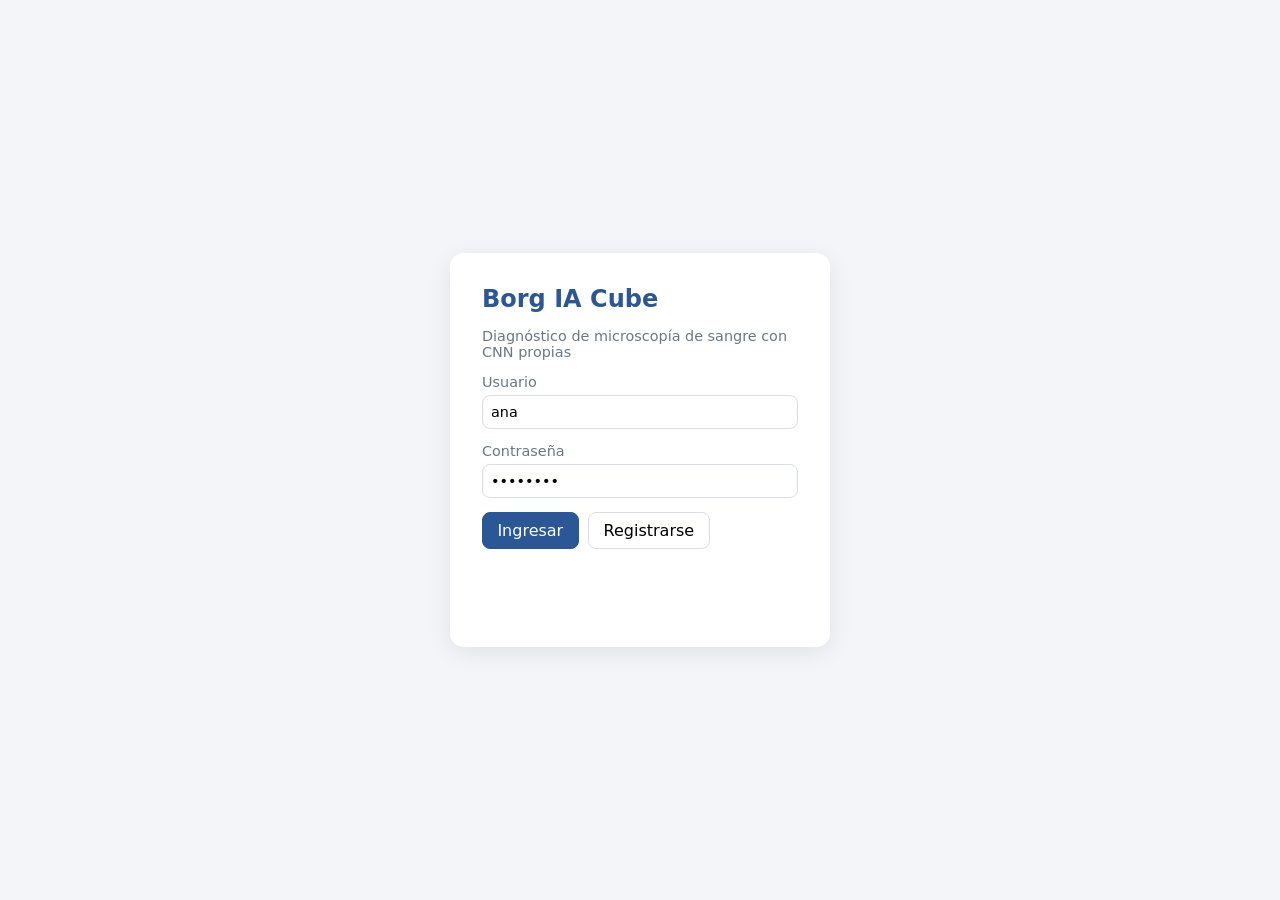
<file: codigo/web/index.html>
<!doctype html>
<html lang="es">
<head>
  <meta charset="utf-8">
  <meta name="viewport" content="width=device-width, initial-scale=1">
  <title>Borg IA Cube — Chat Web</title>
  <link rel="stylesheet" href="estilos.css">
</head>
<body>
  <!-- Pantalla de acceso -->
  <section id="acceso" class="tarjeta">
    <h1>Borg IA Cube</h1>
    <p class="sub">Diagnóstico de microscopía de sangre con CNN propias</p>
    <label>Usuario <input id="usuario" autocomplete="username" value="ana"></label>
    <label>Contraseña <input id="password" type="password" autocomplete="current-password" value="clave123"></label>
    <div class="fila">
      <button id="btnIngresar" class="primario">Ingresar</button>
      <button id="btnRegistro">Registrarse</button>
    </div>
    <p id="msgAcceso" class="error"></p>
  </section>

  <!-- Chat -->
  <section id="chat" class="oculto">
    <header>
      <div>
        <strong>Borg IA Cube</strong>
        <span id="quien" class="sub"></span>
      </div>
      <div class="controles">
        <select id="modelo">
          <option value="A">A — Malaria</option>
          <option value="B">B — Células sanguíneas</option>
        </select>
        <button id="btnHistorial">Historial</button>
        <button id="btnEstres">Estrés</button>
        <button id="btnSalir">Salir</button>
      </div>
    </header>
    <main id="mensajes"></main>
    <div id="previa" class="oculto"><img id="imgPrevia" alt="vista previa"><span id="nomPrevia"></span><button id="quitar">✕</button></div>
    <footer>
      <label class="adjuntar" title="Adjuntar imagen">📎<input id="archivo" type="file" accept="image/png,image/jpeg"></label>
      <input id="texto" placeholder="Escribe un mensaje o /malaria, /sangre, /historial…" autocomplete="off">
      <button id="btnEnviar" class="primario">Enviar</button>
    </footer>
  </section>

  <!-- Modo estrés -->
  <dialog id="dlgEstres">
    <form method="dialog">
      <h3>Modo estrés (prueba de saturación)</h3>
      <p class="sub">Envía N consultas con un retraso aleatorio entre envíos usando las imágenes que elijas.</p>
      <label>Imágenes <input id="estresArchivos" type="file" accept="image/png,image/jpeg" multiple></label>
      <label>Transacciones <input id="estresN" type="number" value="1000" min="1"></label>
      <label>Delay mínimo (ms) <input id="estresMin" type="number" value="0" min="0"></label>
      <label>Delay máximo (ms) <input id="estresMax" type="number" value="200" min="0"></label>
      <label>Modelo
        <select id="estresModelo"><option value="ACTUAL">El seleccionado</option><option value="MIX">Alternar A y B</option></select>
      </label>
      <div class="fila">
        <button value="cancelar">Cancelar</button>
        <button id="btnIniciarEstres" value="ok" class="primario">Iniciar</button>
      </div>
    </form>
  </dialog>

  <script src="app.js"></script>
</body>
</html>
</file>
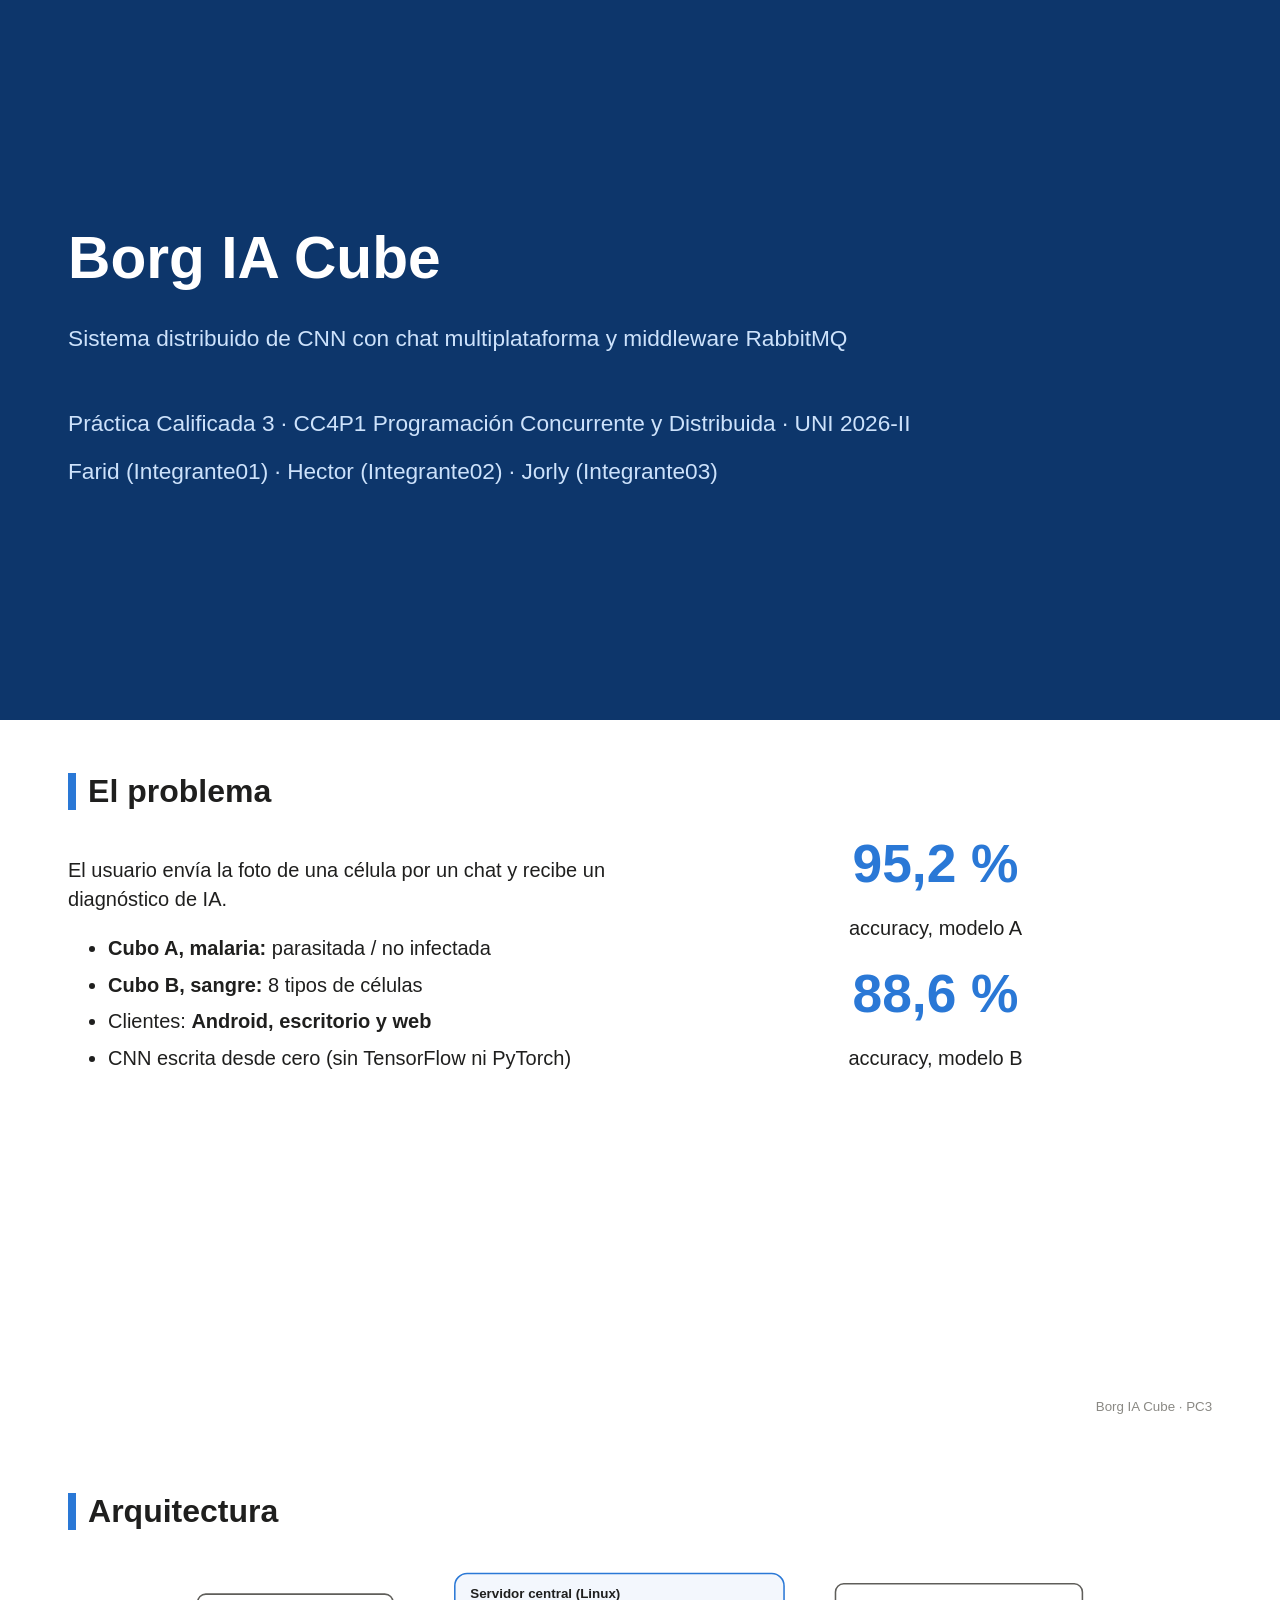
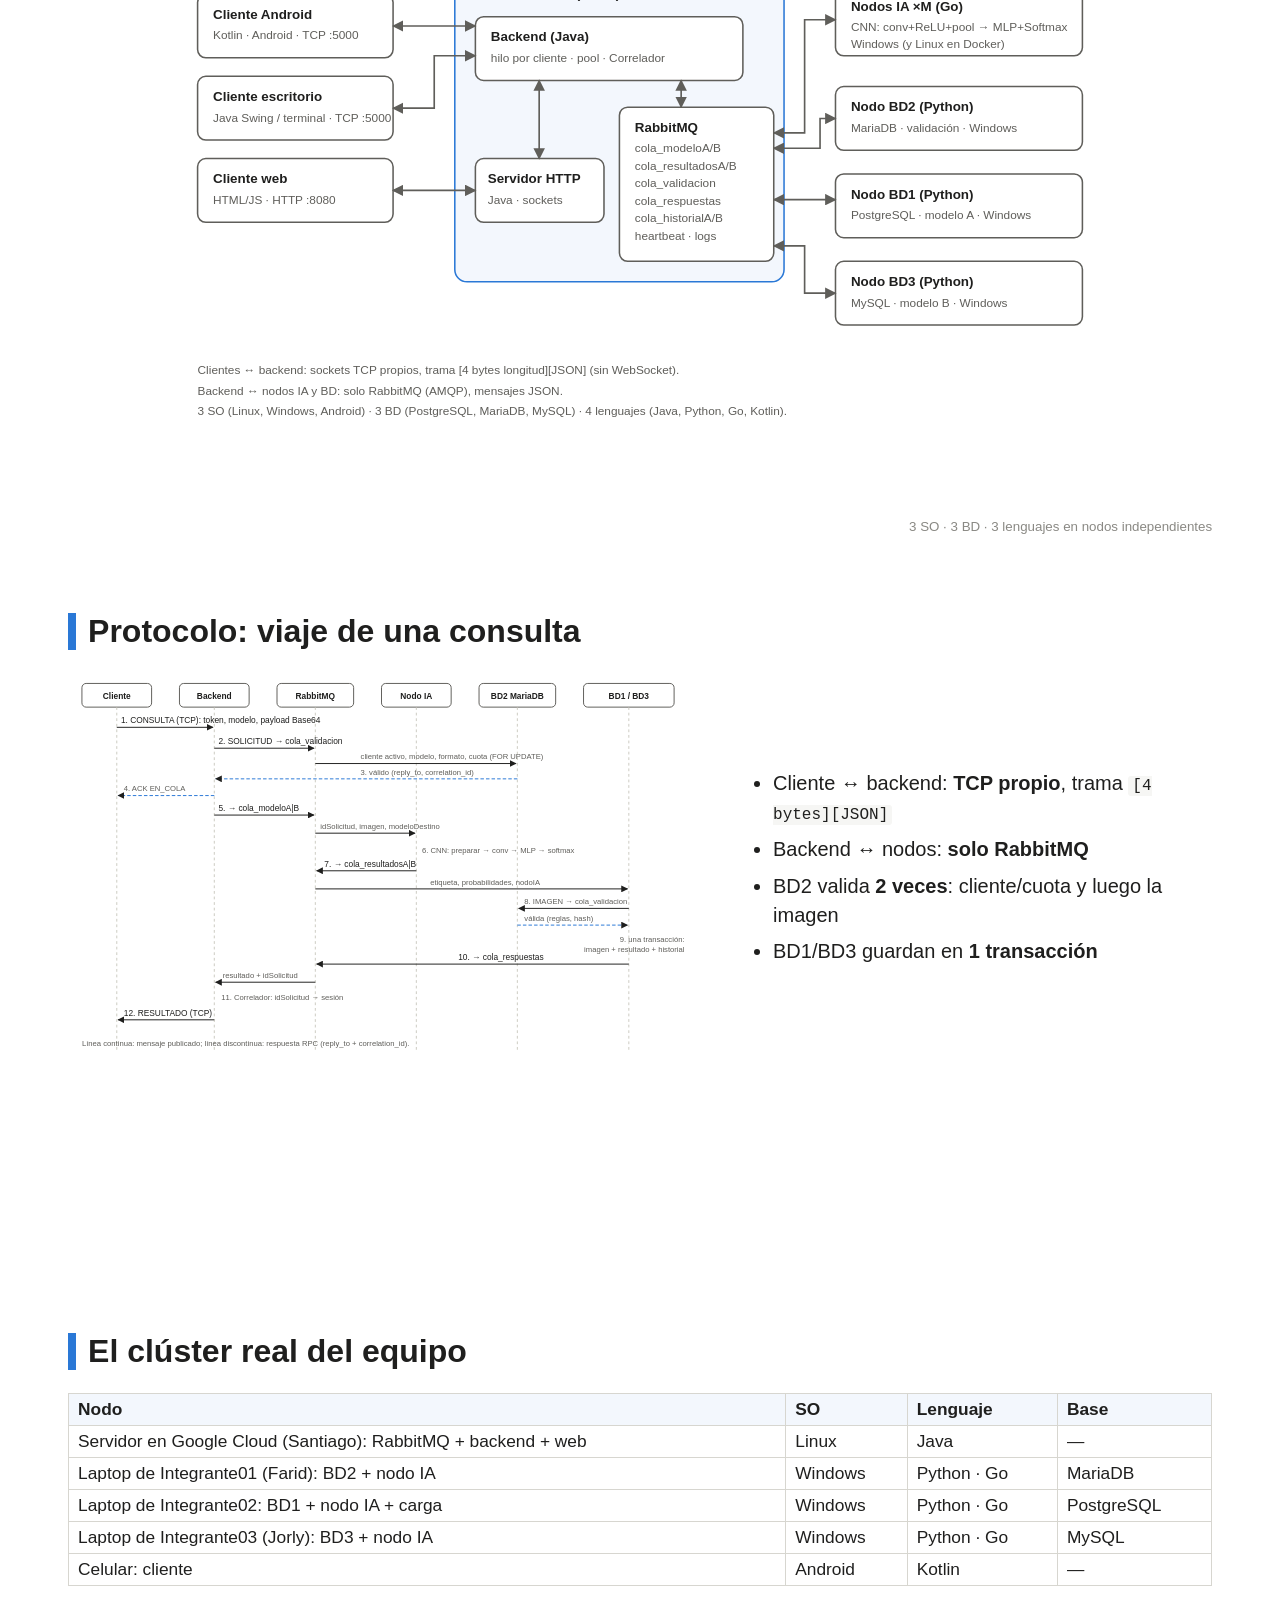
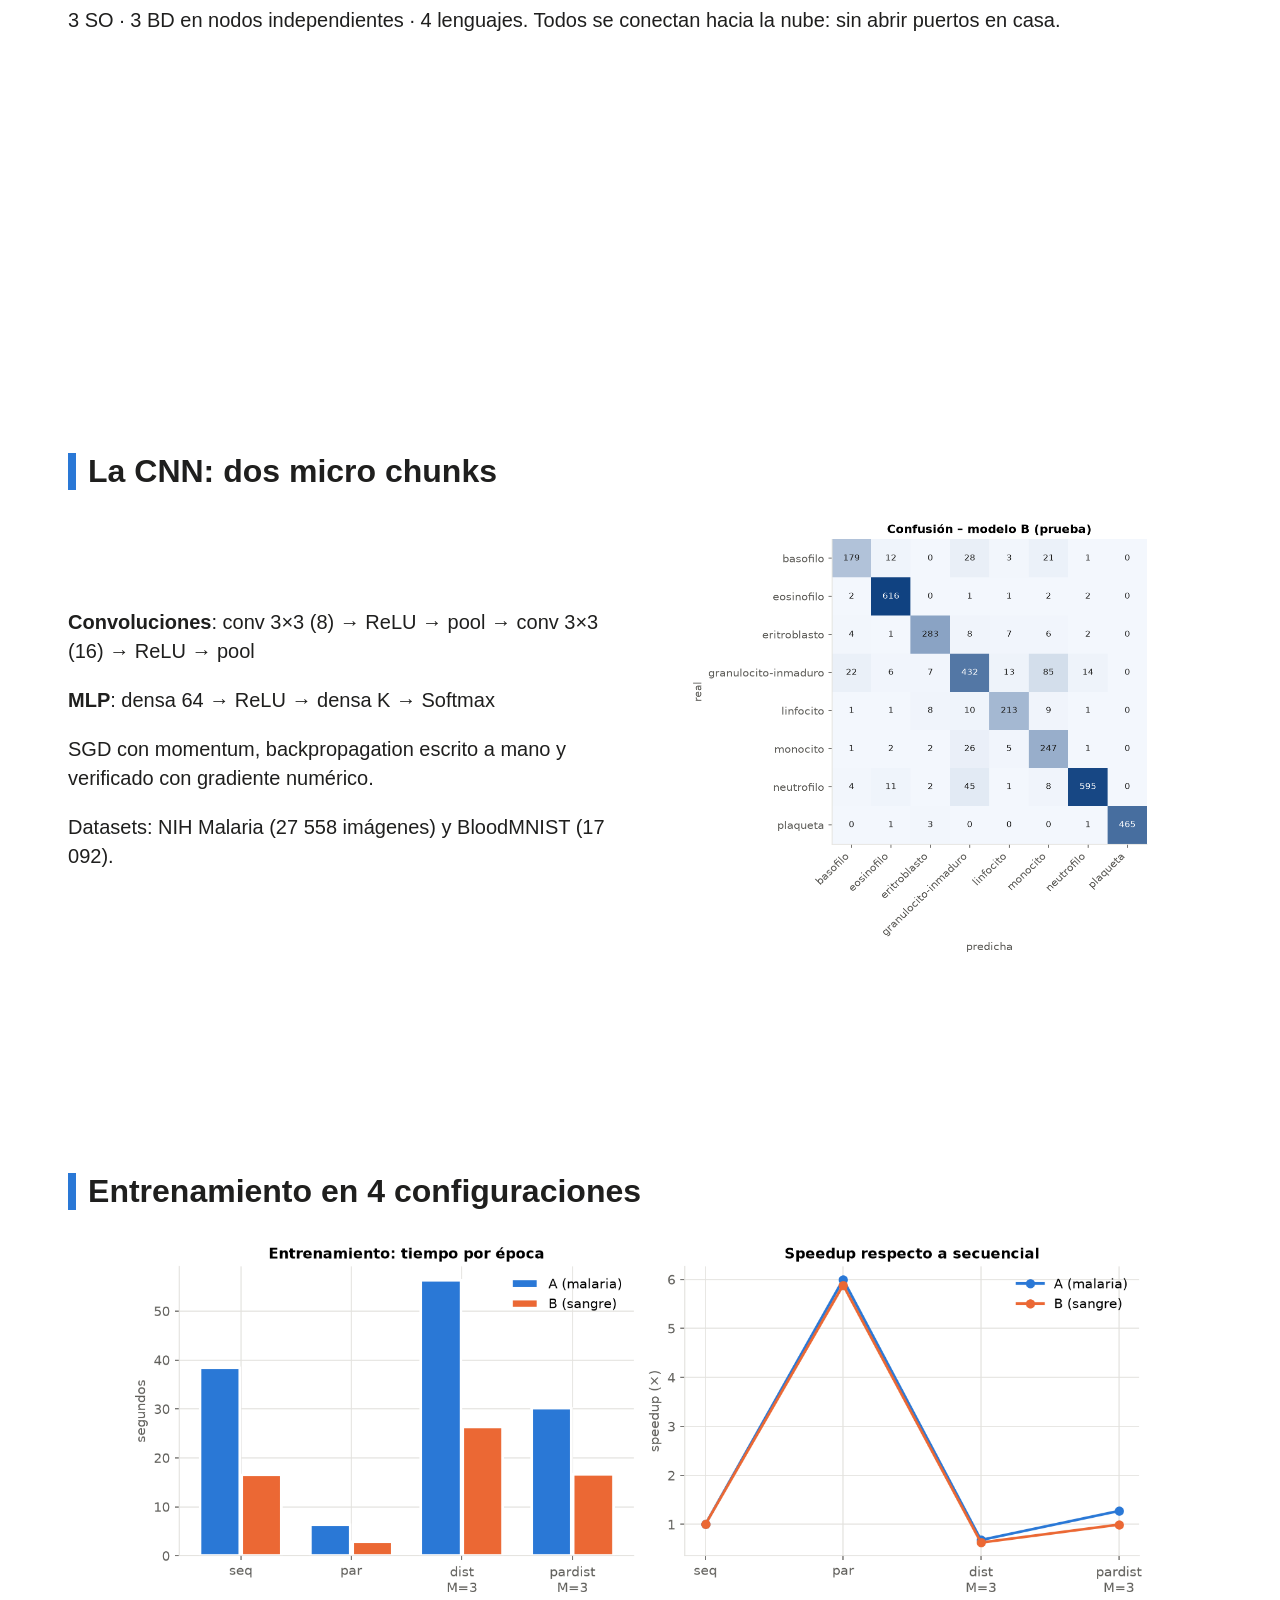
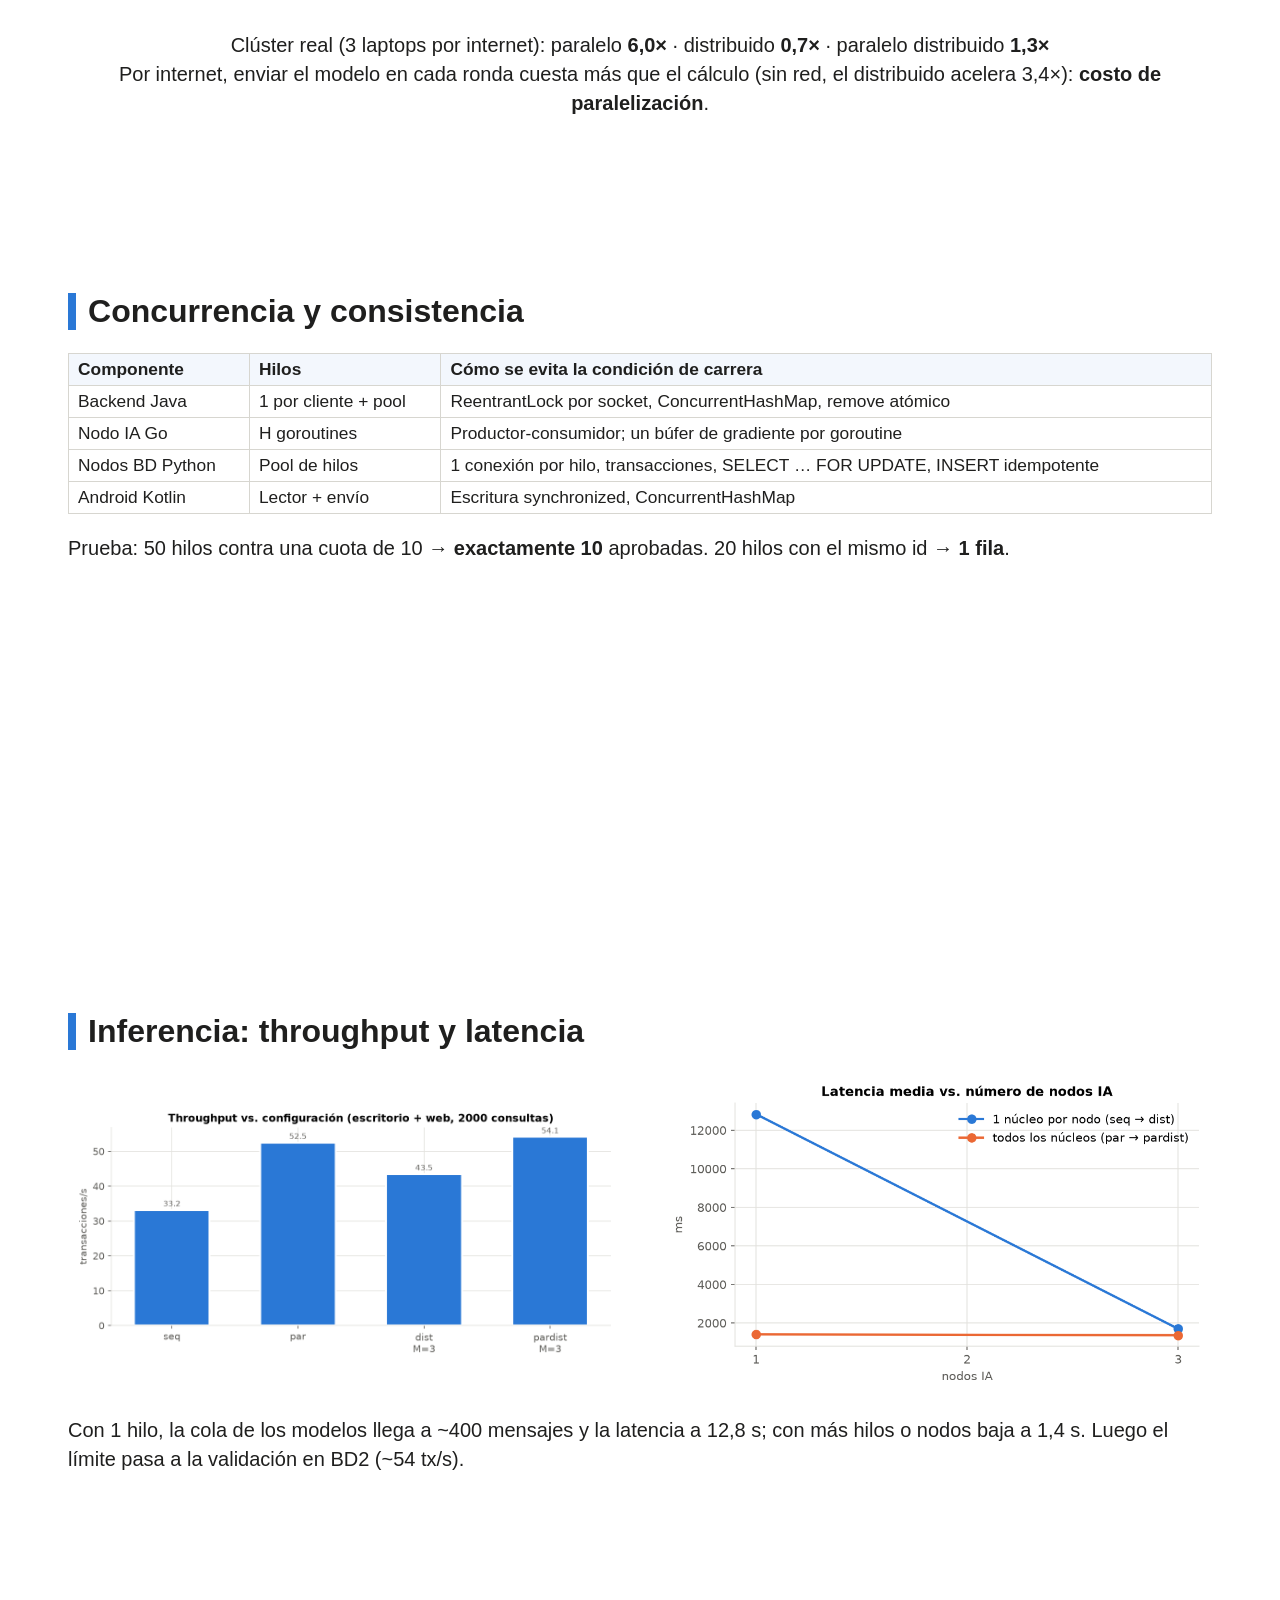
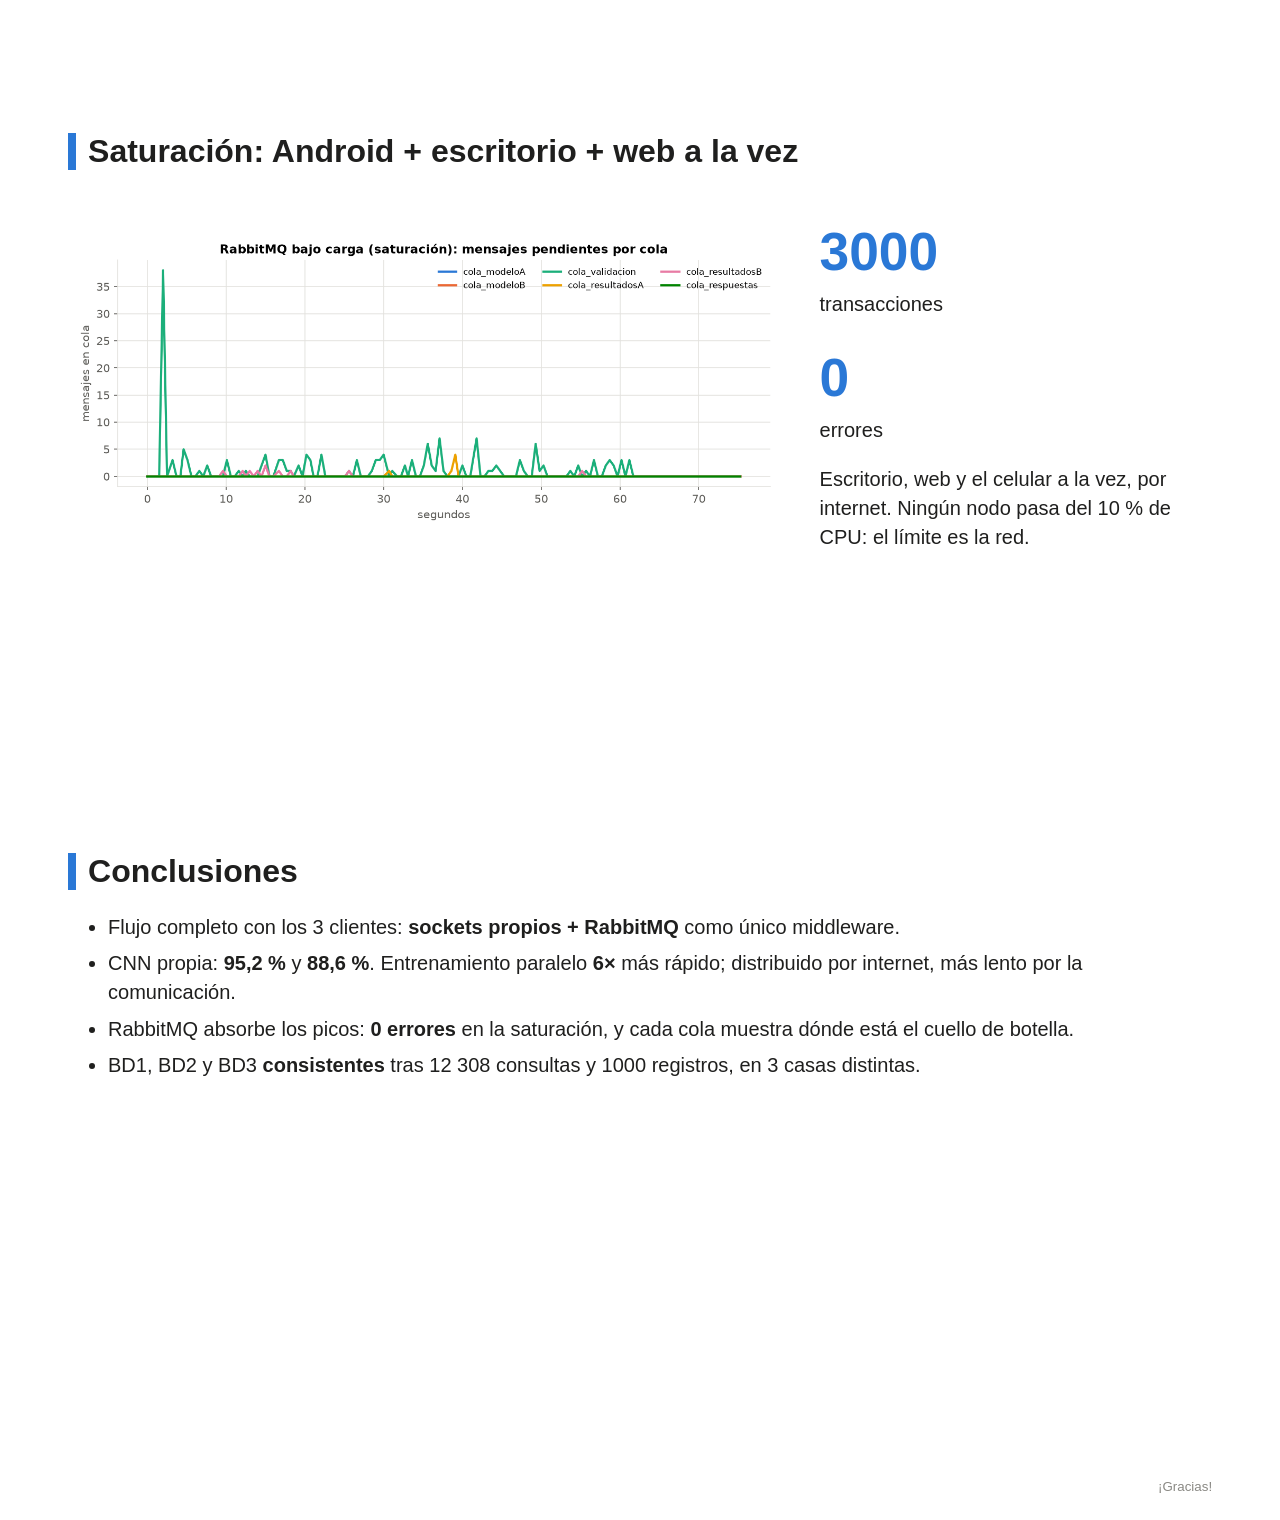
<file: informe/presentacion.html>
<!doctype html>
<html lang="es">
<head>
<meta charset="utf-8">
<title>Presentación PC3 – Borg IA Cube</title>
<style>
  @page { size: 338.7mm 190.5mm; margin: 0; }
  body { margin: 0; font-family: "Segoe UI", Arial, sans-serif; color: #1f1f1e; }
  .s { width: 338.7mm; height: 190.5mm; box-sizing: border-box; padding: 14mm 18mm; page-break-after: always; position: relative; overflow: hidden; }
  .s:last-child { page-break-after: auto; }
  h1 { font-size: 30pt; margin: 0 0 6mm; } h2 { font-size: 24pt; margin: 0 0 6mm; color: #1f1f1e; border-left: 8px solid #2a78d6; padding-left: 12px; }
  p, li { font-size: 15pt; line-height: 1.45; } li { margin: 2mm 0; }
  .pie { position: absolute; bottom: 7mm; right: 18mm; font-size: 10pt; color: #8a8984; }
  .dos { display: flex; gap: 10mm; align-items: center; } .dos > * { flex: 1; min-width: 0; }
  img { max-width: 100%; max-height: 120mm; display: block; margin: auto; }
  table { border-collapse: collapse; font-size: 13pt; width: 100%; } th, td { border: 1px solid #d7d6d0; padding: 5px 9px; } th { background: #f3f7fd; text-align: left; }
  td.n { text-align: right; }
  .portada { background: #0d366b; color: #fff; display: flex; flex-direction: column; justify-content: center; }
  .portada h1 { font-size: 44pt; } .portada p { font-size: 17pt; margin: 2mm 0; color: #cde2fb; }
  .grande { font-size: 40pt; font-weight: 700; color: #2a78d6; } .chip { display:inline-block; background:#f3f7fd; border-radius:6px; padding:3mm 5mm; margin:2mm; font-size:14pt; }
  code { font-family: Consolas, monospace; font-size: 12pt; background: #f6f6f4; padding: 1px 4px; border-radius: 3px; }
</style>
</head>
<body>

<div class="s portada">
  <h1>Borg IA Cube</h1>
  <p>Sistema distribuido de CNN con chat multiplataforma y middleware RabbitMQ</p>
  <p style="margin-top:12mm">Práctica Calificada 3 · CC4P1 Programación Concurrente y Distribuida · UNI 2026-II</p>
  <p>Farid (Integrante01) · Hector (Integrante02) · Jorly (Integrante03)</p>
</div>

<div class="s">
  <h2>El problema</h2>
  <div class="dos">
    <div>
      <p>El usuario envía la foto de una célula por un chat y recibe un diagnóstico de IA.</p>
      <ul>
        <li><b>Cubo A, malaria:</b> parasitada / no infectada</li>
        <li><b>Cubo B, sangre:</b> 8 tipos de células</li>
        <li>Clientes: <b>Android, escritorio y web</b></li>
        <li>CNN escrita desde cero (sin TensorFlow ni PyTorch)</li>
      </ul>
    </div>
    <div style="text-align:center">
      <div class="grande">95,2 %</div><p>accuracy, modelo A</p>
      <div class="grande">88,6 %</div><p>accuracy, modelo B</p>
    </div>
  </div>
  <div class="pie">Borg IA Cube · PC3</div>
</div>

<div class="s">
  <h2>Arquitectura</h2>
  <img src="arquitectura.svg" style="max-height:128mm">
  <div class="pie">3 SO · 3 BD · 3 lenguajes en nodos independientes</div>
</div>

<div class="s">
  <h2>Protocolo: viaje de una consulta</h2>
  <div class="dos">
    <img src="protocolo.svg" style="max-height:140mm">
    <ul style="flex:0.7">
      <li>Cliente ↔ backend: <b>TCP propio</b>, trama <code>[4 bytes][JSON]</code></li>
      <li>Backend ↔ nodos: <b>solo RabbitMQ</b></li>
      <li>BD2 valida <b>2 veces</b>: cliente/cuota y luego la imagen</li>
      <li>BD1/BD3 guardan en <b>1 transacción</b></li>
    </ul>
  </div>
</div>

<div class="s">
  <h2>El clúster real del equipo</h2>
  <table>
    <tr><th>Nodo</th><th>SO</th><th>Lenguaje</th><th>Base</th></tr>
    <tr><td>Servidor en Google Cloud (Santiago): RabbitMQ + backend + web</td><td>Linux</td><td>Java</td><td>—</td></tr>
    <tr><td>Laptop de Integrante01 (Farid): BD2 + nodo IA</td><td>Windows</td><td>Python · Go</td><td>MariaDB</td></tr>
    <tr><td>Laptop de Integrante02: BD1 + nodo IA + carga</td><td>Windows</td><td>Python · Go</td><td>PostgreSQL</td></tr>
    <tr><td>Laptop de Integrante03 (Jorly): BD3 + nodo IA</td><td>Windows</td><td>Python · Go</td><td>MySQL</td></tr>
    <tr><td>Celular: cliente</td><td>Android</td><td>Kotlin</td><td>—</td></tr>
  </table>
  <p>3 SO · 3 BD en nodos independientes · 4 lenguajes. Todos se conectan hacia la nube: sin abrir puertos en casa.</p>
</div>

<div class="s">
  <h2>La CNN: dos micro chunks</h2>
  <div class="dos">
    <div>
      <p><b>Convoluciones</b>: conv 3×3 (8) → ReLU → pool → conv 3×3 (16) → ReLU → pool</p>
      <p><b>MLP</b>: densa 64 → ReLU → densa K → Softmax</p>
      <p>SGD con momentum, backpropagation escrito a mano y verificado con gradiente numérico.</p>
      <p>Datasets: NIH Malaria (27 558 imágenes) y BloodMNIST (17 092).</p>
    </div>
    <img src="../resultados/graficas/3_confusion_modelo_B.png" style="max-height:120mm">
  </div>
</div>

<div class="s">
  <h2>Entrenamiento en 4 configuraciones</h2>
  <img src="../resultados/equipo/graficas/1_entrenamiento_tiempo_speedup.png" style="max-height:100mm">
  <p style="text-align:center">Clúster real (3 laptops por internet): paralelo <b>6,0×</b> · distribuido <b>0,7×</b> · paralelo distribuido <b>1,3×</b><br>Por internet, enviar el modelo en cada ronda cuesta más que el cálculo (sin red, el distribuido acelera 3,4×): <b>costo de paralelización</b>.</p>
</div>

<div class="s">
  <h2>Concurrencia y consistencia</h2>
  <table>
    <tr><th>Componente</th><th>Hilos</th><th>Cómo se evita la condición de carrera</th></tr>
    <tr><td>Backend Java</td><td>1 por cliente + pool</td><td>ReentrantLock por socket, ConcurrentHashMap, remove atómico</td></tr>
    <tr><td>Nodo IA Go</td><td>H goroutines</td><td>Productor-consumidor; un búfer de gradiente por goroutine</td></tr>
    <tr><td>Nodos BD Python</td><td>Pool de hilos</td><td>1 conexión por hilo, transacciones, SELECT … FOR UPDATE, INSERT idempotente</td></tr>
    <tr><td>Android Kotlin</td><td>Lector + envío</td><td>Escritura synchronized, ConcurrentHashMap</td></tr>
  </table>
  <p>Prueba: 50 hilos contra una cuota de 10 → <b>exactamente 10</b> aprobadas. 20 hilos con el mismo id → <b>1 fila</b>.</p>
</div>

<div class="s">
  <h2>Inferencia: throughput y latencia</h2>
  <div class="dos">
    <img src="../resultados/equipo/graficas/4_throughput_vs_configuracion.png">
    <img src="../resultados/equipo/graficas/5_latencia_vs_nodos.png">
  </div>
  <p>Con 1 hilo, la cola de los modelos llega a ~400 mensajes y la latencia a 12,8 s; con más hilos o nodos baja a 1,4 s. Luego el límite pasa a la validación en BD2 (~54 tx/s).</p>
</div>

<div class="s">
  <h2>Saturación: Android + escritorio + web a la vez</h2>
  <div class="dos">
    <img src="../resultados/equipo/graficas/7_rabbitmq_colas_bajo_carga.png">
    <div style="flex:0.55">
      <p><span class="grande">3000</span><br>transacciones</p>
      <p><span class="grande">0</span><br>errores</p>
      <p>Escritorio, web y el celular a la vez, por internet. Ningún nodo pasa del 10 % de CPU: el límite es la red.</p>
    </div>
  </div>
</div>

<div class="s">
  <h2>Conclusiones</h2>
  <ul>
    <li>Flujo completo con los 3 clientes: <b>sockets propios + RabbitMQ</b> como único middleware.</li>
    <li>CNN propia: <b>95,2 %</b> y <b>88,6 %</b>. Entrenamiento paralelo <b>6×</b> más rápido; distribuido por internet, más lento por la comunicación.</li>
    <li>RabbitMQ absorbe los picos: <b>0 errores</b> en la saturación, y cada cola muestra dónde está el cuello de botella.</li>
    <li>BD1, BD2 y BD3 <b>consistentes</b> tras 12 308 consultas y 1000 registros, en 3 casas distintas.</li>
  </ul>
  <div class="pie">¡Gracias!</div>
</div>

</body>
</html>
</file>
<file: codigo/web/estilos.css>
:root {
  --azul: #2b5797; --azul-osc: #1d3f70; --fondo: #f3f5f9; --tarjeta: #ffffff; --texto: #1f2933;
  --suave: #6b7785; --mio: #dcf5e3; --bot: #eef1f5; --error: #b3261e; --borde: #d9dee5;
}
* { box-sizing: border-box; }
body { margin: 0; font-family: system-ui, -apple-system, "Segoe UI", Roboto, sans-serif; background: var(--fondo);
  color: var(--texto); height: 100vh; display: flex; justify-content: center; align-items: center; }
.oculto { display: none !important; }
.sub { color: var(--suave); font-size: .9rem; margin-left: .5rem; }
.error { color: var(--error); min-height: 1.2em; }
button { font: inherit; padding: .5rem .9rem; border: 1px solid var(--borde); border-radius: 8px; background: #fff; cursor: pointer; }
button:hover { background: #f0f3f7; }
button.primario { background: var(--azul); color: #fff; border-color: var(--azul); }
button.primario:hover { background: var(--azul-osc); }
input, select { font: inherit; padding: .5rem; border: 1px solid var(--borde); border-radius: 8px; }
label { display: flex; flex-direction: column; gap: .3rem; font-size: .9rem; color: var(--suave); }
.fila { display: flex; gap: .6rem; }

.tarjeta { background: var(--tarjeta); padding: 2rem; border-radius: 14px; width: min(380px, 92vw);
  box-shadow: 0 6px 24px rgba(0,0,0,.08); display: flex; flex-direction: column; gap: .9rem; }
.tarjeta h1 { margin: 0; color: var(--azul); }
.tarjeta .sub { margin: 0; }

#chat { width: min(860px, 100vw); height: 100vh; display: flex; flex-direction: column; background: var(--tarjeta);
  box-shadow: 0 0 24px rgba(0,0,0,.06); }
#chat header { background: var(--azul); color: #fff; padding: .7rem 1rem; display: flex; justify-content: space-between;
  align-items: center; flex-wrap: wrap; gap: .5rem; }
#chat header .sub { color: #cfe0f7; }
.controles { display: flex; gap: .4rem; flex-wrap: wrap; }
.controles button, .controles select { padding: .35rem .6rem; }
#mensajes { flex: 1; overflow-y: auto; padding: 1rem; display: flex; flex-direction: column; gap: .6rem; }
.msg { max-width: 78%; padding: .6rem .8rem; border-radius: 12px; line-height: 1.4; word-wrap: break-word; }
.msg.mio { align-self: flex-end; background: var(--mio); border-bottom-right-radius: 4px; }
.msg.bot { align-self: flex-start; background: var(--bot); border-bottom-left-radius: 4px; }
.msg.err { border-left: 4px solid var(--error); }
.msg img { display: block; max-width: 140px; max-height: 140px; margin-top: .4rem; border-radius: 6px; image-rendering: pixelated; }
.msg .meta { font-size: .78rem; color: var(--suave); margin-top: .3rem; }
.barra { margin-top: .35rem; font-size: .82rem; }
.barra .pista { height: 8px; background: #dfe5ec; border-radius: 4px; overflow: hidden; }
.barra .relleno { height: 100%; background: var(--azul); }
table.hist { border-collapse: collapse; font-size: .82rem; margin-top: .3rem; }
table.hist td { padding: .15rem .5rem .15rem 0; border-bottom: 1px solid var(--borde); }
#previa { display: flex; align-items: center; gap: .6rem; padding: .4rem 1rem; border-top: 1px solid var(--borde); }
#previa img { height: 48px; border-radius: 4px; }
#chat footer { display: flex; gap: .5rem; padding: .7rem; border-top: 1px solid var(--borde); }
#chat footer #texto { flex: 1; }
.adjuntar { cursor: pointer; font-size: 1.4rem; justify-content: center; padding: 0 .3rem; color: var(--texto); }
.adjuntar input { display: none; }
dialog { border: none; border-radius: 14px; padding: 1.4rem; width: min(420px, 92vw); }
dialog form { display: flex; flex-direction: column; gap: .7rem; }
dialog h3 { margin: 0; }
@media (max-width: 600px) { .msg { max-width: 92%; } }
</file>
